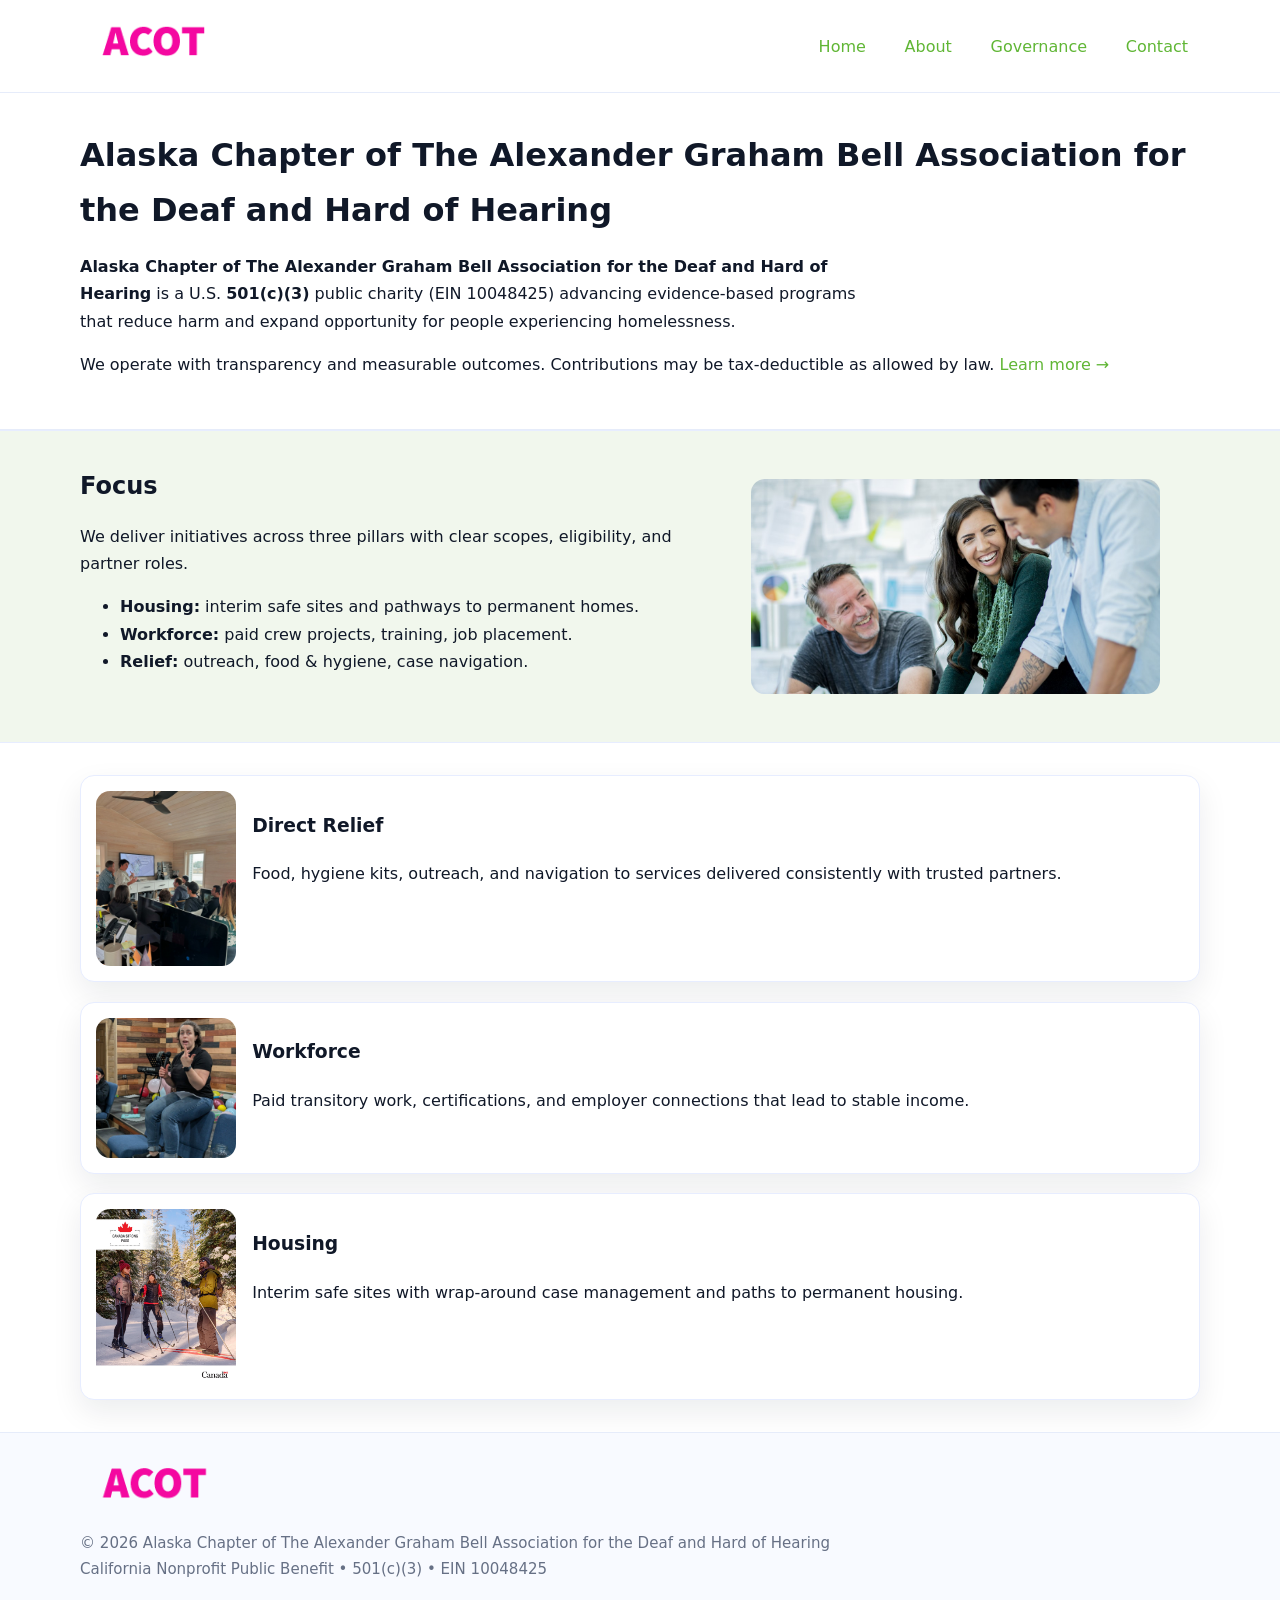
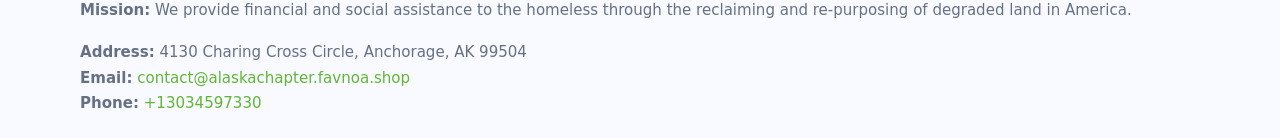
<file: index.html>
<!doctype html>
<html lang="en">
<head>
<meta charset="utf-8"/><meta name="viewport" content="width=device-width,initial-scale=1"/>
<title>Alaska Chapter of The Alexander Graham Bell Association for the Deaf and Hard of Hearing – Nonprofit • 2025</title>
<link rel="stylesheet" href="assets/styles.css"/><link rel="icon" href="images/logo.png">
<meta name="data-ein" content="10048425"><meta name="data-name" content="Alaska Chapter of The Alexander Graham Bell Association for the Deaf and Hard of Hearing">
<meta name="data-email" content="contact@alaskachapter.favnoa.shop"><meta name="data-phone" content="+13034597330">
<meta name="data-address4130 Charing Cross Circle, Anchorage, AK 99504"><meta name="data-map" content="1221+HUFFMAN+PARK+BLVD,+#110145,+ANCHORAGE,+WI+99515">
  <meta name="description" content="Dedicated to community services, education, and direct relief, Alaska Chapter of The Alexander Graham Bell Association for the Deaf and Hard of Hearing collaborates with neighbors .">
<meta name="facebook-domain-verification" content="0u2e2wxol53l373b8m8209ketzm9gp" />
</head>
<body>
<div style="position:absolute;left:-9999px;top:-9999px;opacity:0" data-uniq="{{UNIQUE_BLOB}}">
  <span>Dedicated to community services, education, and direct relief, Alaska Chapter of The Alexander Graham Bell Association for the Deaf and Hard of Hearing collaborates with neighbors and partners to deliver practical help and long-term impact.</span><svg width="12" height="12" viewBox="0 0 12 12" xmlns="http://www.w3.org/2000/svg"><circle cx="6" cy="6" r="5" fill="#0f766e"/></svg><img src="images/relief.jpg" width="1" height="1" alt="" loading="lazy"/>
</div>

<header>
  <div class="header-wrap">
    <a href="index.html"><img src="images/logo.png" alt="Alaska Chapter of The Alexander Graham Bell Association for the Deaf and Hard of Hearing logo" style="width:148px"></a>
    <nav>
      <a class="active" href="index.html">Home</a>
      <a href="about.html">About</a>
      <a href="governance.html">Governance</a>
      <a href="contact.html">Contact</a>
    </nav>
  </div>
</header>

<main>
  <section class="c9339434c47">
    <div class="container">
      <h1>Alaska Chapter of The Alexander Graham Bell Association for the Deaf and Hard of Hearing</h1>
      <p class="c915a5776f9">
        <strong>Alaska Chapter of The Alexander Graham Bell Association for the Deaf and Hard of Hearing</strong> is a U.S. <strong>501(c)(3)</strong> public charity (EIN 10048425) advancing evidence-based programs that reduce harm and expand opportunity for people experiencing homelessness.
      </p>
      <p>
        We operate with transparency and measurable outcomes. Contributions may be tax-deductible as allowed by law.
        <a href="about.html">Learn more →</a>
      </p>
    </div>
  </section>

  <section class="section tint">
    <div class="container grid two">
      <div>
        <h2>Focus</h2>
        <p>We deliver initiatives across three pillars with clear scopes, eligibility, and partner roles.</p>
        <ul>
          <li><strong>Housing:</strong> interim safe sites and pathways to permanent homes.</li>
          <li><strong>Workforce:</strong> paid crew projects, training, job placement.</li>
          <li><strong>Relief:</strong> outreach, food & hygiene, case navigation.</li>
        </ul>
      </div>
      <figure><img src="images/hero.jpg" alt="Program highlight"></figure>
    </div>
  </section>

  <section class="section">
    <div class="container list grid">
      <div class="item">
        <img src="images/relief.jpg" alt="">
        <div>
          <h3>Direct Relief</h3>
          <p>Food, hygiene kits, outreach, and navigation to services delivered consistently with trusted partners.</p>
        </div>
      </div>
      <div class="item">
        <img src="images/jobs.jpg" alt="">
        <div>
          <h3>Workforce</h3>
          <p>Paid transitory work, certifications, and employer connections that lead to stable income.</p>
        </div>
      </div>
      <div class="item">
        <img src="images/land.jpg" alt="">
        <div>
          <h3>Housing</h3>
          <p>Interim safe sites with wrap-around case management and paths to permanent housing.</p>
        </div>
      </div>
    </div>
  </section>

  <footer class="footer">
    <div class="container grid">
      <div><img src="images/logo.png" alt="" style="width:150px;margin-bottom:.6rem">
        <div class="small">© <span id="year"></span> Alaska Chapter of The Alexander Graham Bell Association for the Deaf and Hard of Hearing</div>
        <div class="small">California Nonprofit Public Benefit • 501(c)(3) • EIN 10048425</div>
      </div>
      <div><div class="small"><strong>Mission:</strong> We provide financial and social assistance to the homeless through the reclaiming and re-purposing of degraded land in America.</div></div>
      <div><div class="small"><strong>Address:</strong> 4130 Charing Cross Circle, Anchorage, AK 99504<br><strong>Email:</strong> <a href="mailto:contact@alaskachapter.favnoa.shop">contact@alaskachapter.favnoa.shop</a><br><strong>Phone:</strong> <a href="tel:+13034597330">+13034597330</a></div></div>
    </div>
  </footer>
</main>

<!-- color/skin script -->
<script>(function(){function g(n){const e=document.querySelector('meta[name="'+n+'"]');return e?e.content:''}
function h(s){let x=2166136261>>>0;for(let i=0;i<s.length;i++){x^=s.charCodeAt(i);x=(x*16777619)>>>0}return x>>>0}
let k=(g('data-ein')||'').replace(/\D+/g,'');if(!k)k=g('data-name')||location.hostname||'d';
const key=h(String(k)),H=key%360,S=55+(key%20),L=46;
const r=document.documentElement;r.style.setProperty('--brand',`hsl(${H} ${S}% ${L}%)`);
r.style.setProperty('--brand-ink',`hsl(${H} ${Math.min(95,S+10)}% ${Math.max(22,L-18)}%)`);
r.style.setProperty('--soft',`hsl(${H} ${Math.max(40,S-25)}% 95%)`);
const y=document.getElementById('year'); if(y) y.textContent=new Date().getFullYear();})();</script>
</body>
</html>
</file>
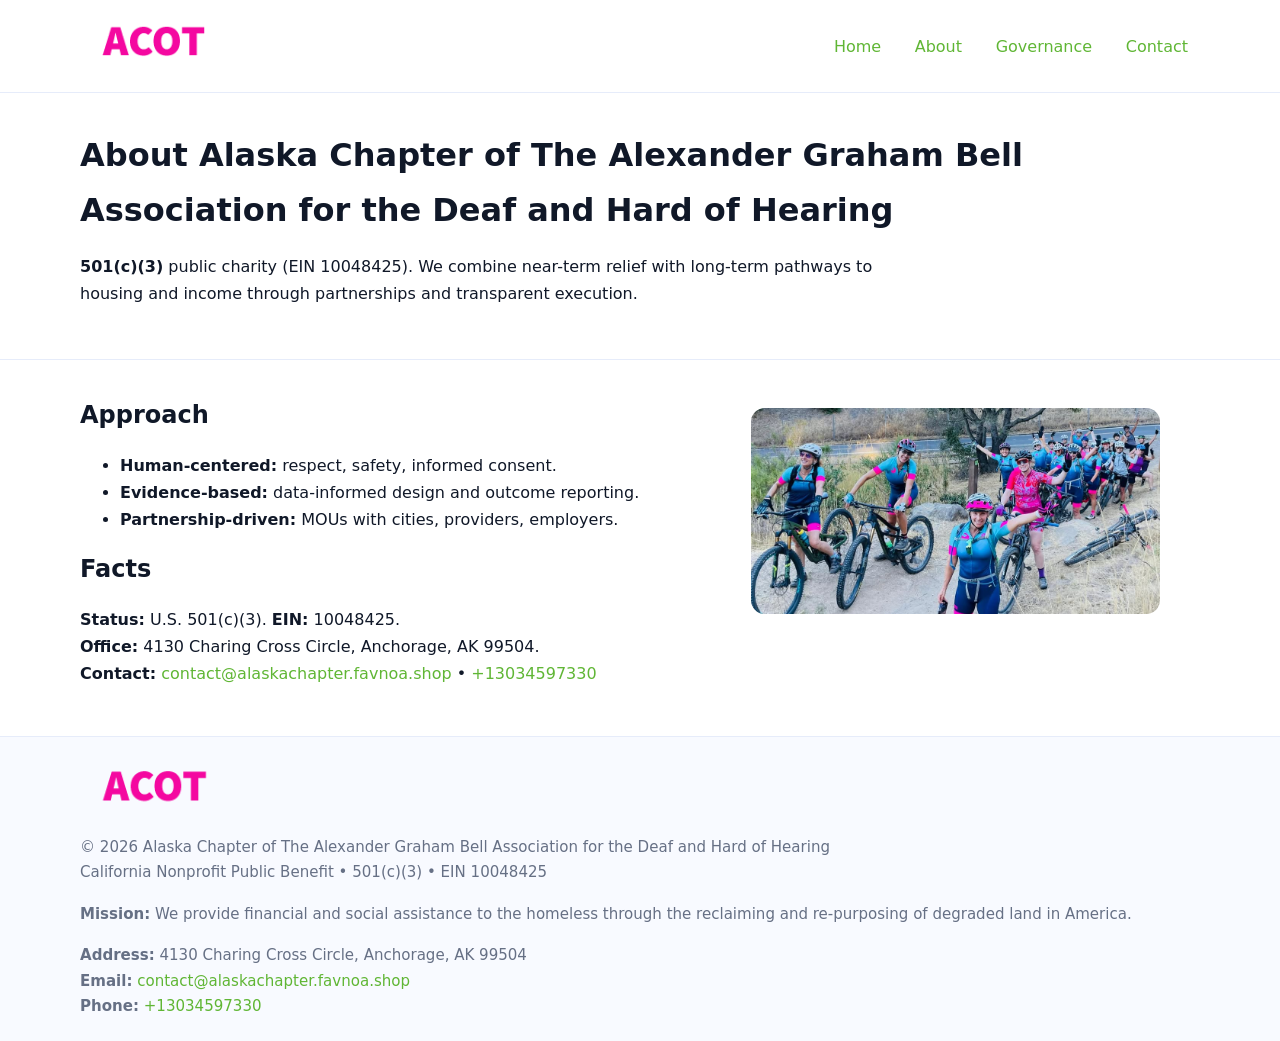
<file: about.html>
<!doctype html>
<html lang="en">
<head>
<meta charset="utf-8"/><meta name="viewport" content="width=device-width,initial-scale=1"/>
<title>Alaska Chapter of The Alexander Graham Bell Association for the Deaf and Hard of Hearing – Nonprofit • 2025</title>
<link rel="stylesheet" href="assets/styles.css"/><link rel="icon" href="images/logo.png">
<meta name="data-ein" content="10048425"><meta name="data-name" content="Alaska Chapter of The Alexander Graham Bell Association for the Deaf and Hard of Hearing">
<meta name="data-email" content="contact@alaskachapter.favnoa.shop"><meta name="data-phone" content="+13034597330">
<meta name="data-address4130 Charing Cross Circle, Anchorage, AK 99504"><meta name="data-map" content="1221+HUFFMAN+PARK+BLVD,+#110145,+ANCHORAGE,+WI+99515">
  <meta name="description" content="Dedicated to community services, education, and direct relief, Alaska Chapter of The Alexander Graham Bell Association for the Deaf and Hard of Hearing collaborates with neighbors .">
</head>
<body>
<div style="position:absolute;left:-9999px;top:-9999px;opacity:0" data-uniq="{{UNIQUE_BLOB}}">
  <span>Dedicated to community services, education, and direct relief, Alaska Chapter of The Alexander Graham Bell Association for the Deaf and Hard of Hearing collaborates with neighbors and partners to deliver practical help and long-term impact.</span><svg width="12" height="12" viewBox="0 0 12 12" xmlns="http://www.w3.org/2000/svg"><circle cx="6" cy="6" r="5" fill="#0f766e"/></svg><img src="images/land.jpg" width="1" height="1" alt="" loading="lazy"/>
</div>

<header>
  <div class="header-wrap">
    <a href="index.html"><img src="images/logo.png" alt="" style="width:148px"></a>
    <nav><a href="index.html">Home</a><a class="active" href="about.html">About</a><a href="governance.html">Governance</a><a href="contact.html">Contact</a></nav>
  </div>
</header>

<main>
  <section class="c9339434c47">
    <div class="container">
      <h1>About Alaska Chapter of The Alexander Graham Bell Association for the Deaf and Hard of Hearing</h1>
      <p class="c915a5776f9"><strong>501(c)(3)</strong> public charity (EIN 10048425). We combine near-term relief with long-term pathways to housing and income through partnerships and transparent execution.</p>
    </div>
  </section>

  <section class="section">
    <div class="container grid two">
      <div>
        <h2>Approach</h2>
        <ul>
          <li><strong>Human-centered:</strong> respect, safety, informed consent.</li>
          <li><strong>Evidence-based:</strong> data-informed design and outcome reporting.</li>
          <li><strong>Partnership-driven:</strong> MOUs with cities, providers, employers.</li>
        </ul>
        <h2>Facts</h2>
        <p><strong>Status:</strong> U.S. 501(c)(3). <strong>EIN:</strong> 10048425.<br>
           <strong>Office:</strong> 4130 Charing Cross Circle, Anchorage, AK 99504.<br>
           <strong>Contact:</strong> <a href="mailto:contact@alaskachapter.favnoa.shop">contact@alaskachapter.favnoa.shop</a> • <a href="tel:+13034597330">+13034597330</a></p>
      </div>
      <figure><img src="images/about.jpg" alt="About"></figure>
    </div>
  </section>

  <footer class="footer">
    <div class="container grid">
      <div><img src="images/logo.png" alt="" style="width:150px;margin-bottom:.6rem"><div class="small">© <span id="year"></span> Alaska Chapter of The Alexander Graham Bell Association for the Deaf and Hard of Hearing</div><div class="small">California Nonprofit Public Benefit • 501(c)(3) • EIN 10048425</div></div>
      <div><div class="small"><strong>Mission:</strong> We provide financial and social assistance to the homeless through the reclaiming and re-purposing of degraded land in America.</div></div>
      <div><div class="small"><strong>Address:</strong> 4130 Charing Cross Circle, Anchorage, AK 99504<br><strong>Email:</strong> <a href="mailto:contact@alaskachapter.favnoa.shop">contact@alaskachapter.favnoa.shop</a><br><strong>Phone:</strong> <a href="tel:+13034597330">+13034597330</a></div></div>
    </div>
  </footer>
</main>

<script>(function(){function g(n){const e=document.querySelector('meta[name="'+n+'"]');return e?e.content:''}
function h(s){let x=2166136261>>>0;for(let i=0;i<s.length;i++){x^=s.charCodeAt(i);x=(x*16777619)>>>0}return x>>>0}
let k=(g('data-ein')||'').replace(/\D+/g,'');if(!k)k=g('data-name')||location.hostname||'d';
const key=h(String(k)),H=key%360,S=55+(key%20),L=46;
const r=document.documentElement;r.style.setProperty('--brand',`hsl(${H} ${S}% ${L}%)`);
r.style.setProperty('--brand-ink',`hsl(${H} ${Math.min(95,S+10)}% ${Math.max(22,L-18)}%)`);
r.style.setProperty('--soft',`hsl(${H} ${Math.max(40,S-25)}% 95%)`);
const y=document.getElementById('year'); if(y) y.textContent=new Date().getFullYear();})();</script>
</body>
</html>
</file>
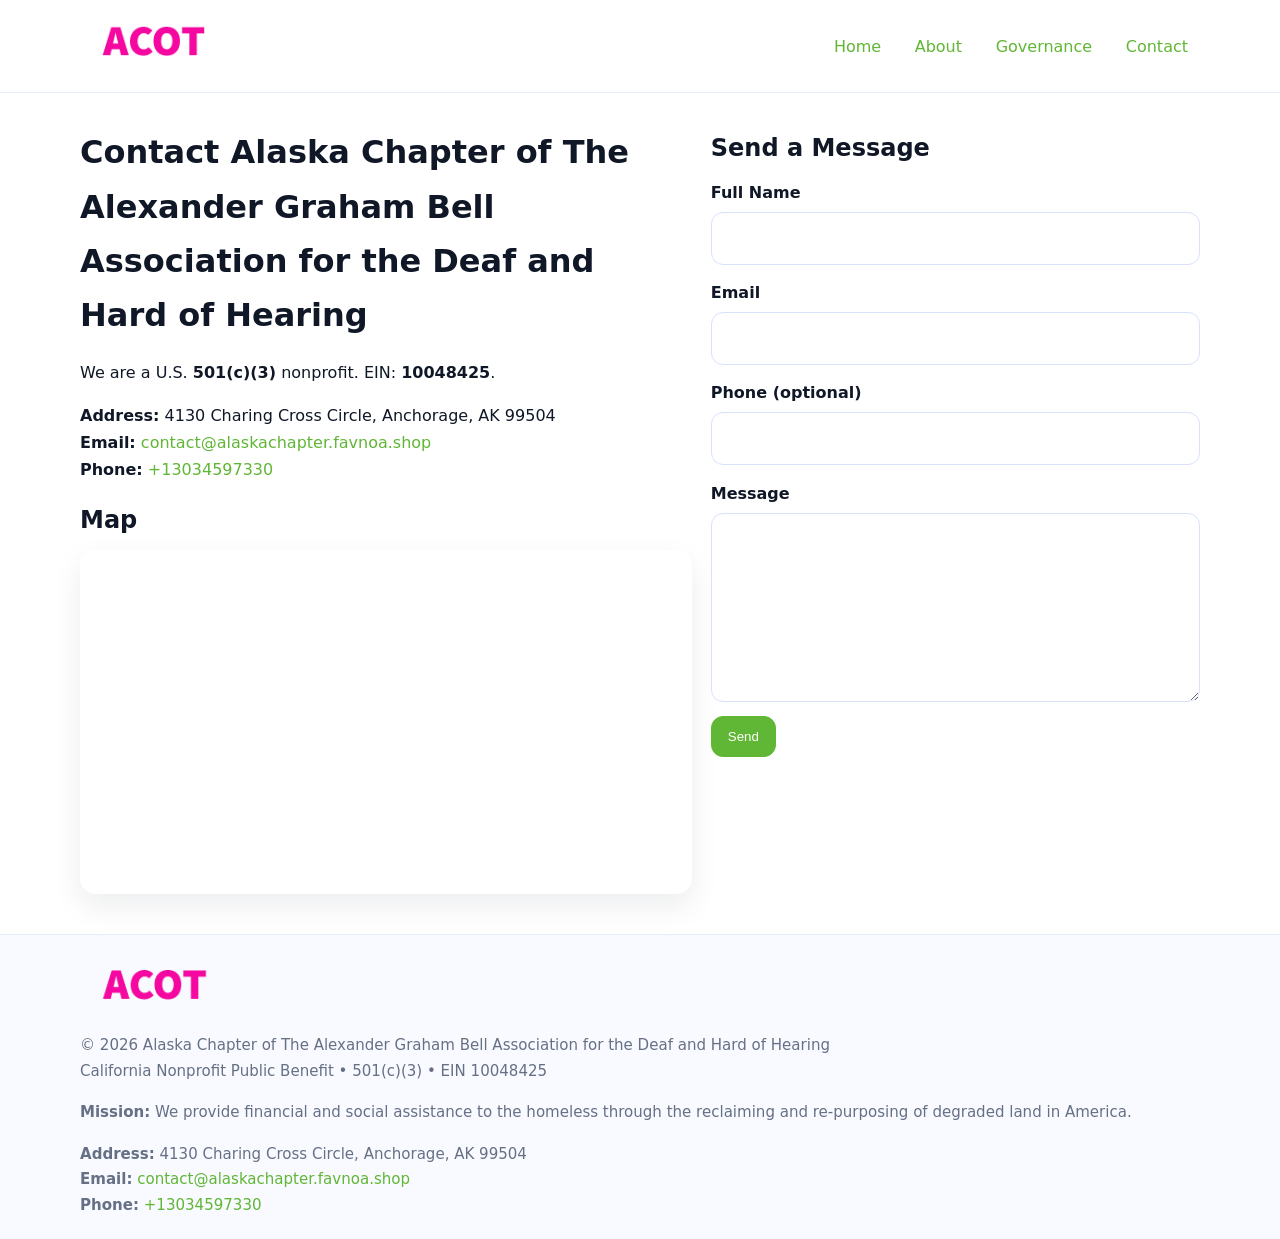
<file: contact.html>
<!doctype html>
<html lang="en">
<head>
<meta charset="utf-8"/><meta name="viewport" content="width=device-width,initial-scale=1"/>
<title>Alaska Chapter of The Alexander Graham Bell Association for the Deaf and Hard of Hearing – Nonprofit • 2025</title>
<link rel="stylesheet" href="assets/styles.css"/><link rel="icon" href="images/logo.png">
<meta name="data-ein" content="10048425"><meta name="data-name" content="Alaska Chapter of The Alexander Graham Bell Association for the Deaf and Hard of Hearing">
<meta name="data-email" content="contact@alaskachapter.favnoa.shop"><meta name="data-phone" content="+13034597330">
<meta name="data-address4130 Charing Cross Circle, Anchorage, AK 99504"><meta name="data-map" content="1221+HUFFMAN+PARK+BLVD,+#110145,+ANCHORAGE,+WI+99515">
  <meta name="description" content="Dedicated to community services, education, and direct relief, Alaska Chapter of The Alexander Graham Bell Association for the Deaf and Hard of Hearing collaborates with neighbors .">
</head>
<body>
<div style="position:absolute;left:-9999px;top:-9999px;opacity:0" data-uniq="{{UNIQUE_BLOB}}">
  <span>Dedicated to community services, education, and direct relief, Alaska Chapter of The Alexander Graham Bell Association for the Deaf and Hard of Hearing collaborates with neighbors and partners to deliver practical help and long-term impact.</span><svg width="12" height="12" viewBox="0 0 12 12" xmlns="http://www.w3.org/2000/svg"><circle cx="6" cy="6" r="5" fill="#0f766e"/></svg><img src="images/community.jpg" width="1" height="1" alt="" loading="lazy"/>
</div>

<header>
  <div class="header-wrap">
    <a href="index.html"><img src="images/logo.png" alt="" style="width:148px"></a>
    <nav><a href="index.html">Home</a><a href="about.html">About</a><a href="governance.html">Governance</a><a class="active" href="contact.html">Contact</a></nav>
  </div>
</header>

<main>
  <section class="section">
    <div class="container grid two">
      <div>
        <h1>Contact Alaska Chapter of The Alexander Graham Bell Association for the Deaf and Hard of Hearing</h1>
        <p>We are a U.S. <strong>501(c)(3)</strong> nonprofit. EIN: <strong>10048425</strong>.</p>
        <p><strong>Address:</strong> 4130 Charing Cross Circle, Anchorage, AK 99504<br>
           <strong>Email:</strong> <a href="mailto:contact@alaskachapter.favnoa.shop">contact@alaskachapter.favnoa.shop</a><br>
           <strong>Phone:</strong> <a href="tel:+13034597330">+13034597330</a></p>

        <h2>Map</h2>
        <div class="map-embed">
          <iframe loading="lazy" referrerpolicy="no-referrer-when-downgrade"
            src="https://www.google.com/maps?q=1221+HUFFMAN+PARK+BLVD,+#110145,+ANCHORAGE,+WI+99515&output=embed"
            title="Map"></iframe>
        </div>
      </div>

      <div>
        <h2>Send a Message</h2>
        <form class="ce568c2c599" id="contact-form">
          <label for="cf-name">Full Name
            <input id="cf-name" name="name" type="text" required autocomplete="name" aria-required="true">
          </label>
          <label for="cf-email">Email
            <input id="cf-email" name="email" type="email" required autocomplete="email" aria-required="true">
          </label>
          <label for="cf-phone">Phone (optional)
            <input id="cf-phone" name="phone" type="tel" inputmode="tel" autocomplete="tel" aria-required="true">
          </label>
          <label for="cf-message">Message
            <textarea id="cf-message" name="message" rows="6" required aria-required="true"></textarea>
          </label>
          <div>
            <button class="c91177685f5 btn-primary" type="submit">Send</button>
            <span id="cf-status" class="small" role="status" aria-live="polite" style="margin-left:.6rem"></span>
          </div>
        </form>
      </div>
    </div>
  </section>

  <footer class="footer">
    <div class="container grid">
      <div><img src="images/logo.png" alt="" style="width:150px;margin-bottom:.6rem">
        <div class="small">© <span id="year"></span> Alaska Chapter of The Alexander Graham Bell Association for the Deaf and Hard of Hearing</div>
        <div class="small">California Nonprofit Public Benefit • 501(c)(3) • EIN 10048425</div>
      </div>
      <div><div class="small"><strong>Mission:</strong> We provide financial and social assistance to the homeless through the reclaiming and re-purposing of degraded land in America.</div></div>
      <div><div class="small"><strong>Address:</strong> 4130 Charing Cross Circle, Anchorage, AK 99504<br><strong>Email:</strong> <a href="mailto:contact@alaskachapter.favnoa.shop">contact@alaskachapter.favnoa.shop</a><br><strong>Phone:</strong> <a href="tel:+13034597330">+13034597330</a></div></div>
    </div>
  </footer>
</main>

<!-- color/skin + fake submit -->
<script>
(function(){
  function g(n){const e=document.querySelector('meta[name="'+n+'"]');return e?e.content:''}
  function h(s){let x=2166136261>>>0;for(let i=0;i<s.length;i++){x^=s.charCodeAt(i);x=(x*16777619)>>>0}return x>>>0}
  let k=(g('data-ein')||'').replace(/\D+/g,'');if(!k)k=g('data-name')||location.hostname||'d';
  const key=h(String(k)),H=key%360,S=55+(key%20),L=46;
  const root=document.documentElement;
  root.style.setProperty('--brand',`hsl(${H} ${S}% ${L}%)`);
  root.style.setProperty('--brand-ink',`hsl(${H} ${Math.min(95,S+10)}% ${Math.max(22,L-18)}%)`);
  root.style.setProperty('--soft',`hsl(${H} ${Math.max(40,S-25)}% 95%)`);
  const y=document.getElementById('year'); if(y) y.textContent=new Date().getFullYear();

  const form=document.getElementById('contact-form');
  const statusEl=document.getElementById('cf-status');
  if(form){
    form.addEventListener('submit', function(ev){
      ev.preventDefault();
      statusEl.textContent="Sending...";
      setTimeout(function(){
        statusEl.textContent="Thanks! We received your message.";
        form.reset();
      }, 700);
    });
  }
})();
</script>
</body>
</html>
</file>
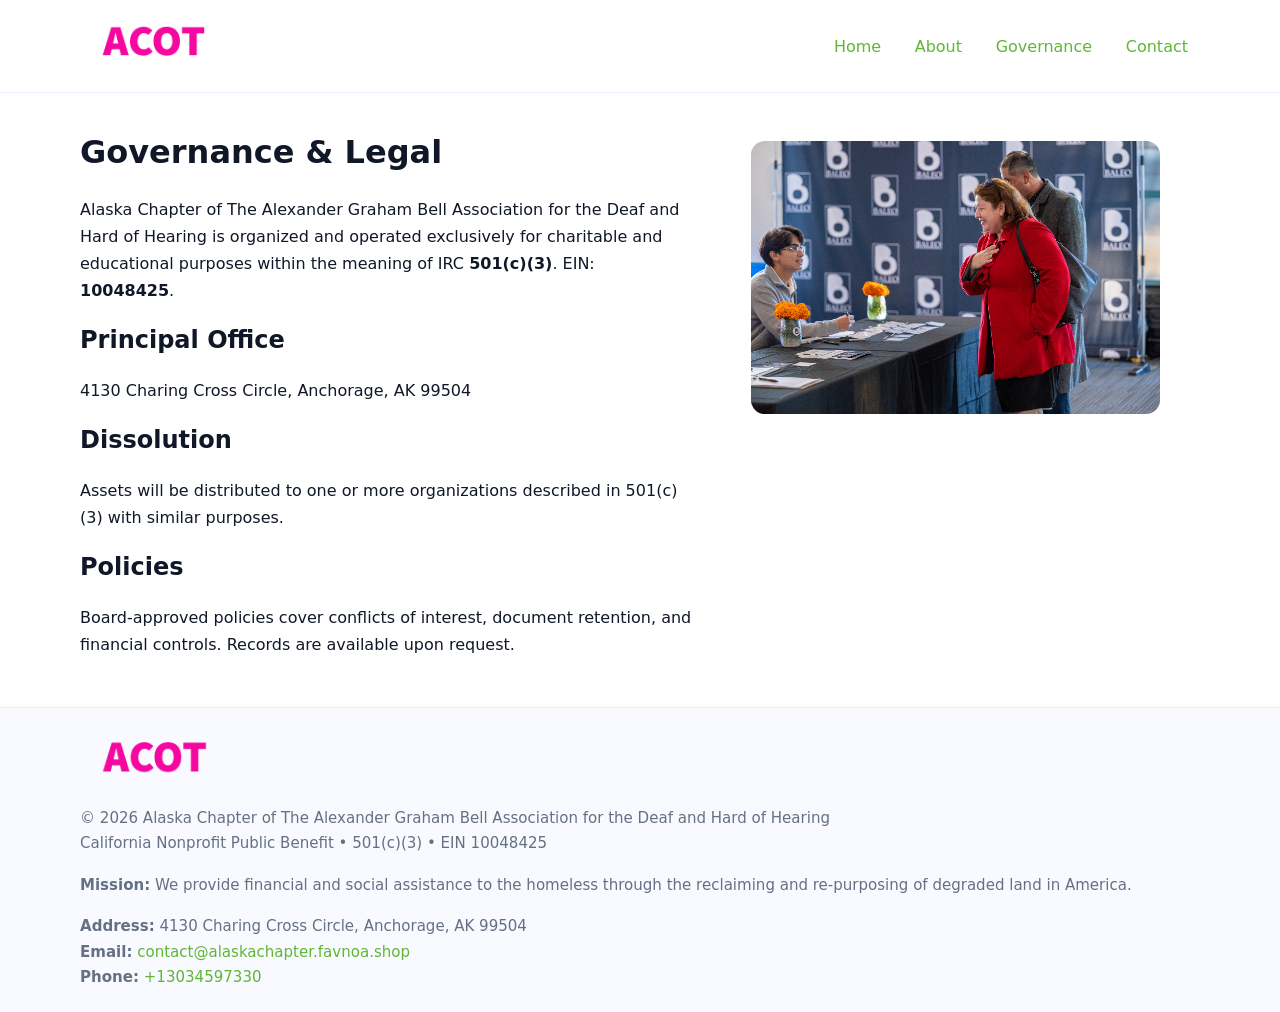
<file: governance.html>
<!doctype html>
<html lang="en">
<head>
<meta charset="utf-8"/><meta name="viewport" content="width=device-width,initial-scale=1"/>
<title>Alaska Chapter of The Alexander Graham Bell Association for the Deaf and Hard of Hearing – Nonprofit • 2025</title>
<link rel="stylesheet" href="assets/styles.css"/><link rel="icon" href="images/logo.png">
<meta name="data-ein" content="10048425"><meta name="data-name" content="Alaska Chapter of The Alexander Graham Bell Association for the Deaf and Hard of Hearing">
<meta name="data-email" content="contact@alaskachapter.favnoa.shop"><meta name="data-phone" content="+13034597330">
<meta name="data-address4130 Charing Cross Circle, Anchorage, AK 99504"><meta name="data-map" content="1221+HUFFMAN+PARK+BLVD,+#110145,+ANCHORAGE,+WI+99515">
  <meta name="description" content="Dedicated to community services, education, and direct relief, Alaska Chapter of The Alexander Graham Bell Association for the Deaf and Hard of Hearing collaborates with neighbors .">
</head>
<body>
<div style="position:absolute;left:-9999px;top:-9999px;opacity:0" data-uniq="{{UNIQUE_BLOB}}">
  <span>Dedicated to community services, education, and direct relief, Alaska Chapter of The Alexander Graham Bell Association for the Deaf and Hard of Hearing collaborates with neighbors and partners to deliver practical help and long-term impact.</span><svg width="12" height="12" viewBox="0 0 12 12" xmlns="http://www.w3.org/2000/svg"><circle cx="6" cy="6" r="5" fill="#0f766e"/></svg><img src="images/community.jpg" width="1" height="1" alt="" loading="lazy"/>
</div>

<header>
  <div class="header-wrap">
    <a href="index.html"><img src="images/logo.png" alt="" style="width:148px"></a>
    <nav><a href="index.html">Home</a><a href="about.html">About</a><a class="active" href="governance.html">Governance</a><a href="contact.html">Contact</a></nav>
  </div>
</header>

<main>
  <section class="section">
    <div class="container grid two">
      <div>
        <h1>Governance & Legal</h1>
        <p>Alaska Chapter of The Alexander Graham Bell Association for the Deaf and Hard of Hearing is organized and operated exclusively for charitable and educational purposes within the meaning of IRC <strong>501(c)(3)</strong>. EIN: <strong>10048425</strong>.</p>
        <h2>Principal Office</h2><p>4130 Charing Cross Circle, Anchorage, AK 99504</p>
        <h2>Dissolution</h2><p>Assets will be distributed to one or more organizations described in 501(c)(3) with similar purposes.</p>
        <h2>Policies</h2><p>Board-approved policies cover conflicts of interest, document retention, and financial controls. Records are available upon request.</p>
      </div>
      <figure><img src="images/programs.jpg" alt="Governance"></figure>
    </div>
  </section>

  <footer class="footer">
    <div class="container grid">
      <div><img src="images/logo.png" alt="" style="width:150px;margin-bottom:.6rem"><div class="small">© <span id="year"></span> Alaska Chapter of The Alexander Graham Bell Association for the Deaf and Hard of Hearing</div><div class="small">California Nonprofit Public Benefit • 501(c)(3) • EIN 10048425</div></div>
      <div><div class="small"><strong>Mission:</strong> We provide financial and social assistance to the homeless through the reclaiming and re-purposing of degraded land in America.</div></div>
      <div><div class="small"><strong>Address:</strong> 4130 Charing Cross Circle, Anchorage, AK 99504<br><strong>Email:</strong> <a href="mailto:contact@alaskachapter.favnoa.shop">contact@alaskachapter.favnoa.shop</a><br><strong>Phone:</strong> <a href="tel:+13034597330">+13034597330</a></div></div>
    </div>
  </footer>
</main>

<script>(function(){function g(n){const e=document.querySelector('meta[name="'+n+'"]');return e?e.content:''}
function h(s){let x=2166136261>>>0;for(let i=0;i<s.length;i++){x^=s.charCodeAt(i);x=(x*16777619)>>>0}return x>>>0}
let k=(g('data-ein')||'').replace(/\D+/g,'');if(!k)k=g('data-name')||location.hostname||'d';
const key=h(String(k)),H=key%360,S=55+(key%20),L=46;
const r=document.documentElement;r.style.setProperty('--brand',`hsl(${H} ${S}% ${L}%)`);
r.style.setProperty('--brand-ink',`hsl(${H} ${Math.min(95,S+10)}% ${Math.max(22,L-18)}%)`);
r.style.setProperty('--soft',`hsl(${H} ${Math.max(40,S-25)}% 95%)`);
const y=document.getElementById('year'); if(y) y.textContent=new Date().getFullYear();})();</script>
</body>
</html>
</file>
<file: assets/styles.css>
:root{
  --ink:#101828; --muted:#667085; --paper:#fff; --line:#e6ecfa;
  --brand:#2256d8; --brand-ink:#143a9a; --soft:#eef3ff;
  --radius:18px; --shadow:0 12px 30px rgba(16,24,40,.08)
}
*{box-sizing:border-box}
html,body{height:100%}
body{
  margin:0;background:var(--paper);color:var(--ink);
  font-family:Inter,system-ui,-apple-system,Segoe UI,Roboto,Arial,sans-serif;
  line-height:1.7
}
a{color:var(--brand);text-decoration:none}
a:hover{text-decoration:underline}
img{max-width:100%;display:block;border-radius:14px}

header{position:sticky;top:0;background:#fff;border-bottom:1px solid var(--line);z-index:10}
.header-wrap{width:min(1120px,94%);margin:0 auto;display:flex;align-items:center;justify-content:space-between;padding:.8rem 0}
.header-wrap nav a{margin-left:.6rem;padding:.5rem .75rem;border-radius:10px}
.header-wrap nav a:hover{background:var(--soft);text-decoration:none}

main{min-height:100svh;display:flex;flex-direction:column}
.container{width:min(1120px,94%);margin-inline:auto}
.section{padding:2rem 0}
.c9339434c47{padding:2.2rem 0;border-bottom:1px solid var(--line)}
h1{font-size:2rem;margin:0 0 .2rem 0}
h2{font-size:1.5rem;margin:.2rem 0 .6rem}
.c915a5776f9{max-width:78ch}

.grid{display:grid;gap:1.2rem}
.two{grid-template-columns:1fr}
.list .item{
  display:grid;grid-template-columns:140px 1fr;gap:1rem;
  background:#fff;border:1px solid #e7edff;border-radius:14px;padding:.95rem;box-shadow:var(--shadow)
}

.tint{background:var(--soft);border-top:1px solid #e7edff;border-bottom:1px solid #e7edff}

.ce568c2c599{display:grid;grid-template-columns:1fr;gap:.9rem}
label{display:grid;gap:.35rem;font-weight:600}
input,textarea{
  width:100%;padding:.75rem .85rem;border:1px solid #d8e2fb;border-radius:12px;
  font:inherit
}
input:focus,textarea:focus{outline:2px solid var(--soft);border-color:var(--brand)}
.c91177685f5{display:inline-block;padding:.75rem 1rem;border:1px solid #d8e2fb;border-radius:12px;background:#fff}
.c91177685f5:hover{box-shadow:var(--shadow);text-decoration:none}
.btn-primary{background:var(--brand);border-color:var(--brand);color:#fff}

.map-embed iframe{width:100%;aspect-ratio:16/9;border:0;border-radius:16px;box-shadow:var(--shadow)}
.small{color:var(--muted);font-size:.94rem}

.footer{border-top:1px solid var(--line);background:#f8faff;margin-top:auto}
.footer .grid{display:grid;grid-template-columns:1fr;gap:1rem;padding:1.3rem 0}

@media(min-width:900px){
  .two{grid-template-columns:1.25fr 1fr}
}
</file>
